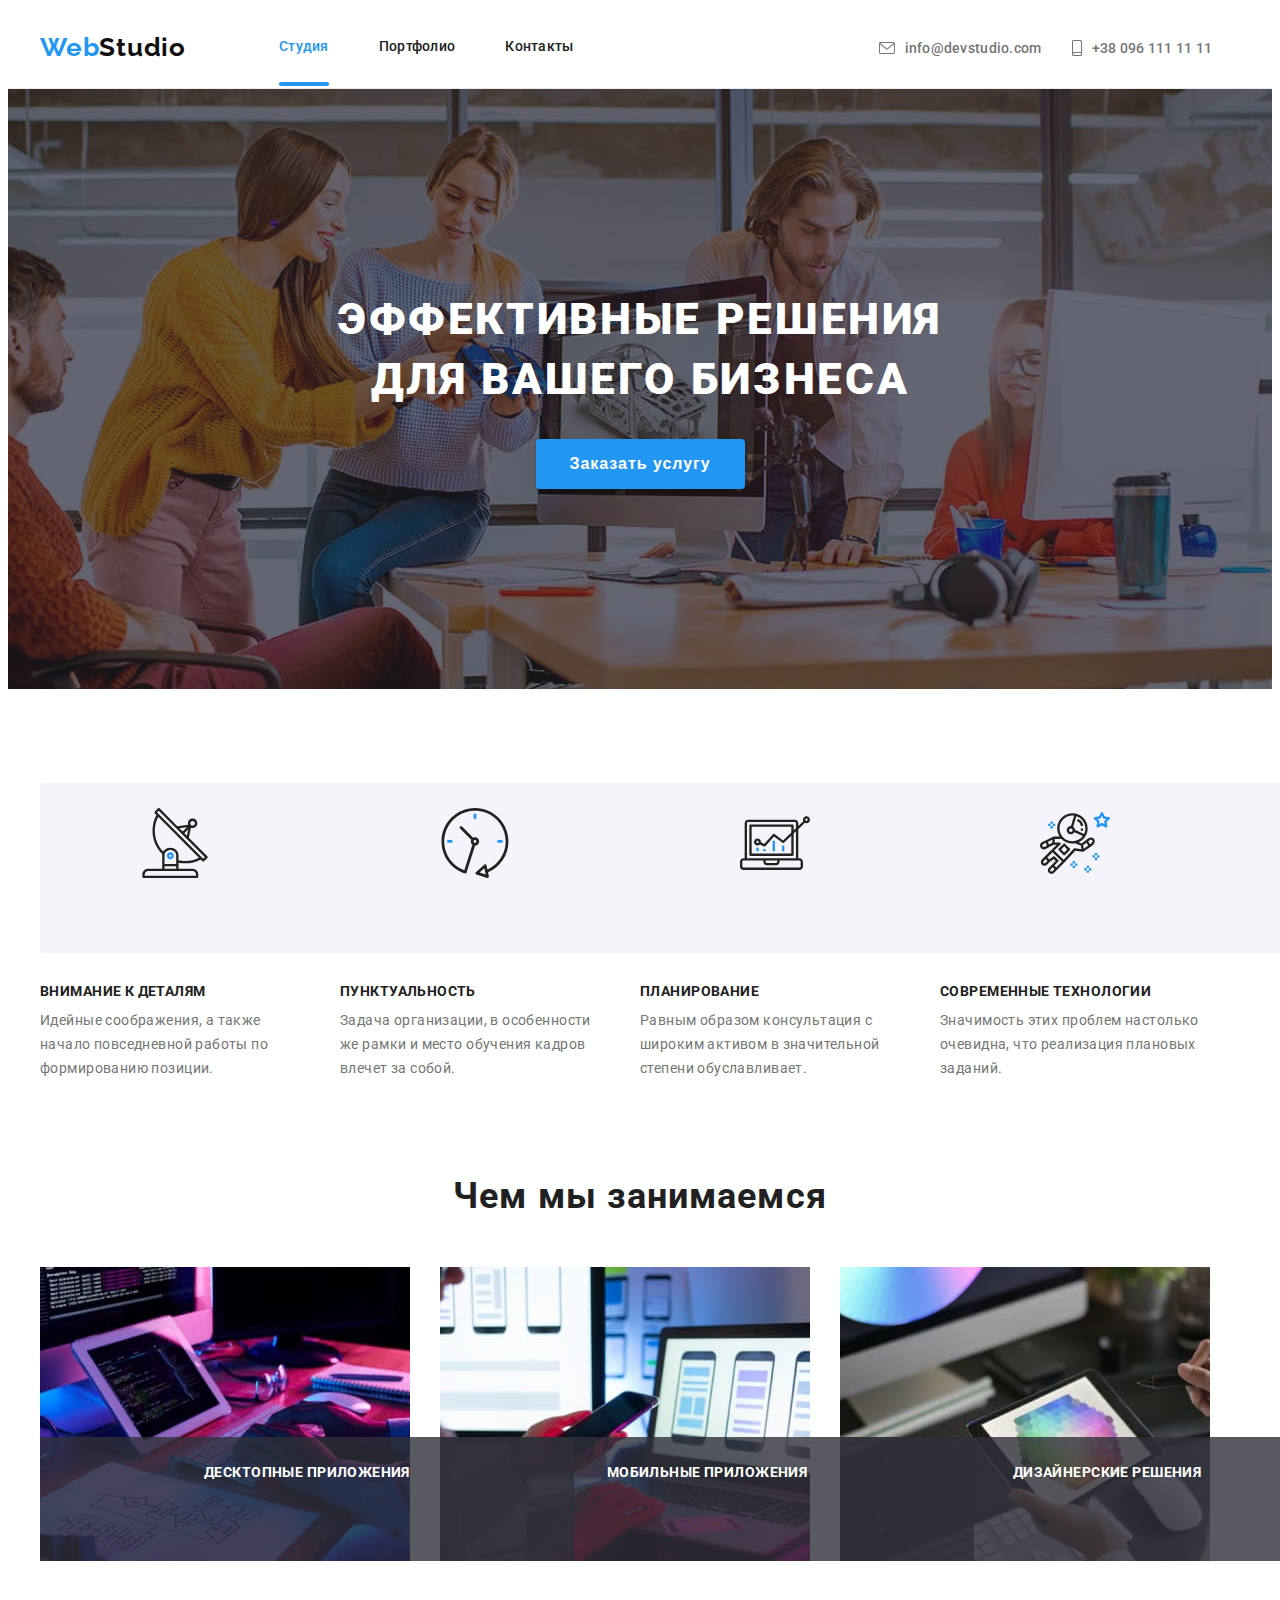
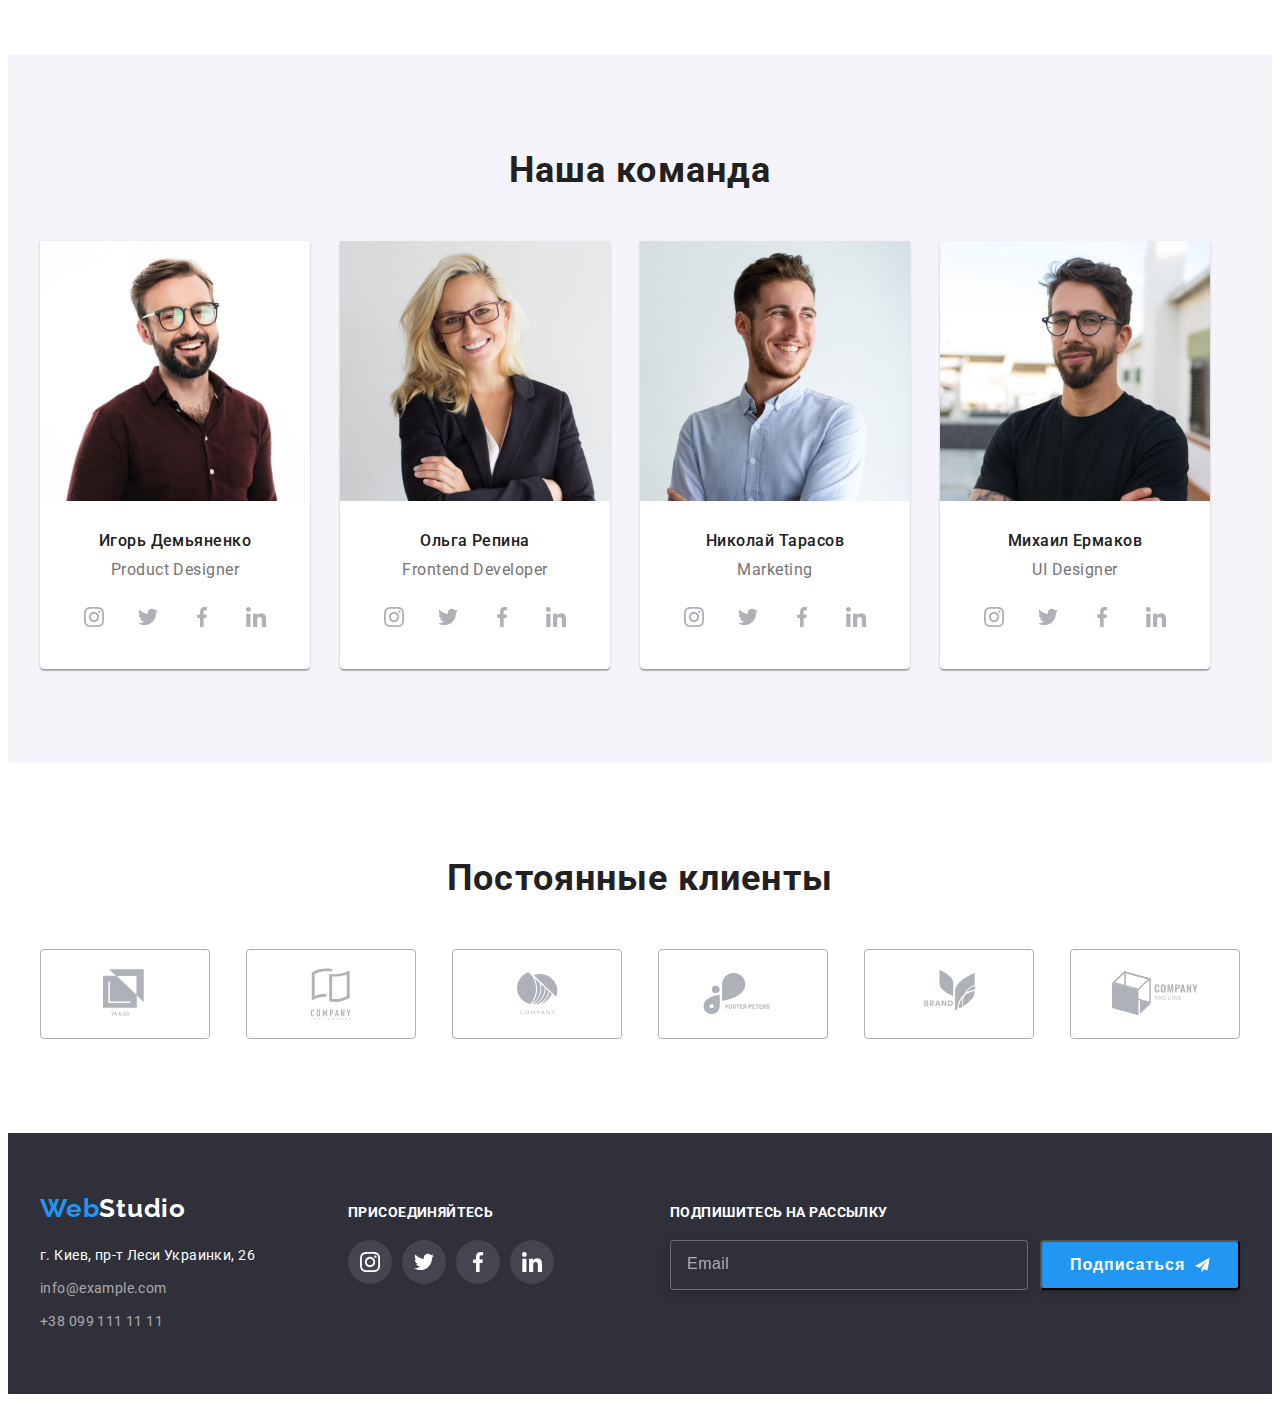
<file: index.html>
<!DOCTYPE html>
<html lang="ru">
<head>
    <meta charset="UTF-8">
    <meta name="viewport" content="width=device-width, initial-scale=1.0">
    <title>Web Studio</title>
    <link rel="stylesheet" href="https://cdnjs.cloudflare.com/ajax/libs/modern-normalize/1.0.0/modern-normalize.css"
        integrity="sha512-Zx6MlUMKSVJoQ+83OwhdILe8cSEsCzfqThJd7J/VA2UrK6Ctj85p+xzqfyuNXE5B1k25uUdmJ2OzItbBy9GHAQ=="
        crossorigin="anonymous" />
    <link rel="preconnect" href="https://fonts.gstatic.com">
    <link href="https://fonts.googleapis.com/css2?family=Raleway:wght@700&family=Roboto:wght@400;500;700;900&display=swap"
        rel="stylesheet">
    <link href="./css/styles.css" rel="stylesheet">
</head>
<body>
    <header class="header">
        <div class="container">
            <nav class="navigation">
                <a class="logo" href="./index.html"><span class="logo-web">Web</span>Studio</a>
                <ul class="navigation-list">
                    <li class="navigation-list-item">
                        <a class="navigation-list-link current" href="./index.html">Студия</a>
                    </li>
                    <li class="navigation-list-item">
                        <a class="navigation-list-link" href="./portfolio.html">Портфолио</a>
                    </li>
                    <li class="navigation-list-item">
                        <a class="navigation-list-link" href="#">Контакты</a>
                    </li>
                </ul>
            </nav>
            <address class="address">
                <ul class="address-list">
                    <li class="address-list-item">
                            <a class="address-list-link letter-link" href="mailto:info@devstudio.com">
                                    <svg class="header-icon letter">
                                        <use href="./images/sprite.svg#icon-envelope"></use>
                                    </svg>
                                    <span>info@devstudio.com</span>
                            </a>
                    </li>
                    <li class="address-list-item">
                        <a class="address-list-link" href="tel:+380961111111">
                                <svg class="header-icon phone">
                                    <use href="./images/sprite.svg#icon-smartphone"></use>
                                </svg>
                                <span>+38 096 111 11 11</span>
                        </a>
                    </li>
                </ul>
            </address>
        </div>
    </header>
    <main>
        <!--HERO-->
        <section class="hero">
                <h1 class="hero-name">Эффективные решения для вашего бизнеса</h1>
                <button class="hero-button button" type="button" data-modal-open>Заказать услугу</button>
        </section>
        <!--FEATURES-->
        <section class="features-section">
            <div class="container">
                <!--<h2>Наши особенности</h2>-->
                <ul class="features-list">
                    <li class="features-list-item">
                        <div class="features-list-icon-container">
                            <svg class="features-list-icon">
                                <use href="./images/sprite.svg#icon-antenna" width="70" height="70"></use>
                            </svg>
                        </div>
                        <h3 class="features-list-item-name">Внимание к деталям</h3>
                        <p class="features-list-item-description">Идейные соображения, а также начало повседневной работы по
                            формированию позиции.</p>
                    </li>
                    <li class="features-list-item">
                        <div class="features-list-icon-container">
                            <svg class="features-list-icon">
                                <use href="./images/sprite.svg#icon-clock" width="70" height="70"></use>
                            </svg>
                        </div>
                        <h3 class="features-list-item-name">Пунктуальность</h3>
                        <p class="features-list-item-description">Задача организации, в особенности же рамки и место обучения кадров
                            влечет за собой.</p>
                    </li>
                    <li class="features-list-item">
                        <div class="features-list-icon-container">
                            <svg class="features-list-icon">
                                <use href="./images/sprite.svg#icon-diagram" width="70" height="70"></use>
                            </svg>
                        </div>
                        <h3 class="features-list-item-name">Планирование</h3>
                        <p class="features-list-item-description">Равным образом консультация с широким активом в значительной степени
                            обуславливает.</p>
                    </li>
                    <li class="features-list-item">
                        <div class="features-list-icon-container">
                            <svg class="features-list-icon">
                                <use href="./images/sprite.svg#icon-astronaut" width="70" height="70"></use>
                            </svg>
                        </div>
                        <h3 class="features-list-item-name">Современные технологии</h3>
                        <p class="features-list-item-description">Значимость этих проблем настолько очевидна, что реализация плановых
                            заданий.</p>
                    </li>
                </ul>
            </div>
        </section>
        <section class="section">
            <div class="container">
                <!--WHAT WE DO-->
                <h2 class="whatwedo-title">Чем мы занимаемся</h2>
                <ul class="whatwedo-list">
                    <li class="whatwedo-list-item">
                        <img class="whatwedo-list-img" src="./images/studio/ourworks/codding.jpg" alt="программист пишет код"
                            width="370" height="294">
                        <p class="whatwedo-list-img-description">Десктопные приложения</p>
                    </li>
                    <li class="whatwedo-list-item">
                        <img class="whatwedo-list-img" src="./images/studio/ourworks/testing.jpg" alt="тестировщик проверяет продукт"
                            width="370" height="294">
                        <p class="whatwedo-list-img-description">Мобильные приложения</p>
                    </li>
                    <li class="whatwedo-list-item">
                        <img class="whatwedo-list-img" src="./images/studio/ourworks/design.jpg" alt="дизайнер выбирает цвет"
                            width="370" height="294">
                        <p class="whatwedo-list-img-description">Дизайнерские решения</p>
                    </li>
                </ul>
            </div>
        </section>
        <section class="section our-team-section">
            <div class="container">
                <!--OUR TEAM-->
                <h2 class="ourteam-title">Наша команда</h2>
                <ul class="ourteam-list">
                    <li class="ourteam-list-item">
                        <img class="ourteam-list-img" src="./images/studio/team/productdesigner.jpg" alt="Дизайнер продукта" width="270"
                            height="260">
                            <div class="team-description">
                                <h3 class="ourteam-list-name">Игорь Демьяненко</h3>
                                <p class="ourteam-list-name-description" lang="en">Product Designer</p>
                                <ul class="ourteam-social-links-list">
                                    <li class="ourteam-social-links-item">
                                        <a class="ourteam-social-links-link" href="#">
                                            <svg class="ourteam-social-links-icon">
                                                <use href="./images/sprite.svg#icon-instagram-1"></use>
                                            </svg>
                                        </a>
                                    </li>
                                    <li class="ourteam-social-links-item">
                                        <a class="ourteam-social-links-link" href="#">
                                            <svg class="ourteam-social-links-icon">
                                                <use href="./images/sprite.svg#icon-twitter-1"></use>
                                            </svg>
                                        </a>
                                    </li>
                                    <li class="ourteam-social-links-item">
                                        <a class="ourteam-social-links-link" href="#">
                                            <svg class="ourteam-social-links-icon">
                                                <use href="./images/sprite.svg#icon-facebook-1"></use>
                                            </svg>
                                        </a>
                                    </li>
                                    <li class="ourteam-social-links-item">
                                        <a class="ourteam-social-links-link" href="#">
                                            <svg class="ourteam-social-links-icon">
                                                <use href="./images/sprite.svg#icon-linkedin-1"></use>
                                            </svg>
                                        </a>
                                    </li>
                                </ul>
                            </div>
                    </li>
                    <li class="ourteam-list-item">
                        <img class="ourteam-list-img" src="./images/studio/team/developer.jpg" alt="Программист" width="270"
                            height="260">
                            <div class="team-description">
                                <h3 class="ourteam-list-name">Ольга Репина</h3>
                                <p class="ourteam-list-name-description" lang="en">Frontend Developer</p>
                                <ul class="ourteam-social-links-list">
                                    <li class="ourteam-social-links-item">
                                        <a class="ourteam-social-links-link" href="#">
                                            <svg class="ourteam-social-links-icon">
                                                <use href="./images/sprite.svg#icon-instagram-1"></use>
                                            </svg>
                                        </a>
                                    </li>
                                    <li class="ourteam-social-links-item">
                                        <a class="ourteam-social-links-link" href="#">
                                            <svg class="ourteam-social-links-icon">
                                                <use href="./images/sprite.svg#icon-twitter-1"></use>
                                            </svg>
                                        </a>
                                    </li>
                                    <li class="ourteam-social-links-item">
                                        <a class="ourteam-social-links-link" href="#">
                                            <svg class="ourteam-social-links-icon">
                                                <use href="./images/sprite.svg#icon-facebook-1"></use>
                                            </svg>
                                        </a>
                                    </li>
                                    <li class="ourteam-social-links-item">
                                        <a class="ourteam-social-links-link" href="#">
                                            <svg class="ourteam-social-links-icon">
                                                <use href="./images/sprite.svg#icon-linkedin-1"></use>
                                            </svg>
                                        </a>
                                    </li>
                                </ul>
                            </div>
                    
                    </li>
                    <li class="ourteam-list-item">
                        <img class="ourteam-list-img" src="./images/studio/team/marketing.jpg" alt="Маркетолог" width="270"
                            height="260">
                            <div class="team-description">
                                <h3 class="ourteam-list-name">Николай Тарасов</h3>
                                <p class="ourteam-list-name-description" lang="en">Marketing</p>
                                <ul class="ourteam-social-links-list">
                                    <li class="ourteam-social-links-item">
                                        <a class="ourteam-social-links-link" href="#">
                                            <svg class="ourteam-social-links-icon">
                                                <use href="./images/sprite.svg#icon-instagram-1"></use>
                                            </svg>
                                        </a>
                                    </li>
                                    <li class="ourteam-social-links-item">
                                        <a class="ourteam-social-links-link" href="#">
                                            <svg class="ourteam-social-links-icon">
                                                <use href="./images/sprite.svg#icon-twitter-1"></use>
                                            </svg>
                                        </a>
                                    </li>
                                    <li class="ourteam-social-links-item">
                                        <a class="ourteam-social-links-link" href="#">
                                            <svg class="ourteam-social-links-icon">
                                                <use href="./images/sprite.svg#icon-facebook-1"></use>
                                            </svg>
                                        </a>
                                    </li>
                                    <li class="ourteam-social-links-item">
                                        <a class="ourteam-social-links-link" href="#">
                                            <svg class="ourteam-social-links-icon">
                                                <use href="./images/sprite.svg#icon-linkedin-1"></use>
                                            </svg>
                                        </a>
                                    </li>
                                </ul>
                            </div>
                    </li>
                    <li class="ourteam-list-item">
                        <img class="ourteam-list-img" src="./images/studio/team/uidesigner.jpg" alt="Веб-дизайнер" width="270"
                            height="260">
                            <div class="team-description">
                                <h3 class="ourteam-list-name">Михаил Ермаков</h3>
                                <p class="ourteam-list-name-description" lang="en">UI Designer</p>
                                <ul class="ourteam-social-links-list">
                                    <li class="ourteam-social-links-item">
                                        <a class="ourteam-social-links-link" href="#">
                                            <svg class="ourteam-social-links-icon">
                                                <use href="./images/sprite.svg#icon-instagram-1"></use>
                                            </svg>
                                        </a>
                                    </li>
                                    <li class="ourteam-social-links-item">
                                        <a class="ourteam-social-links-link" href="#">
                                            <svg class="ourteam-social-links-icon">
                                                <use href="./images/sprite.svg#icon-twitter-1"></use>
                                            </svg>
                                        </a>
                                    </li>
                                    <li class="ourteam-social-links-item">
                                        <a class="ourteam-social-links-link" href="#">
                                            <svg class="ourteam-social-links-icon">
                                                <use href="./images/sprite.svg#icon-facebook-1"></use>
                                            </svg>
                                        </a>
                                    </li>
                                    <li class="ourteam-social-links-item">
                                        <a class="ourteam-social-links-link" href="#">
                                            <svg class="ourteam-social-links-icon">
                                                <use href="./images/sprite.svg#icon-linkedin-1"></use>
                                            </svg>
                                        </a>
                                    </li>
                                </ul>
                            </div>
                    </li>
                </ul>
            </div>
        </section>
        <section class="section">
            <div class="container">
                <!--OUR CLIENTS-->
                <h2 class="our-clients-title">Постоянные клиенты</h2>
                <ul class="our-clients-list">
                    <li class="our-clients-list-item">
                        <a class="our-clients-list-link" href="#">
                            <svg class="our-clients-link-icon logo-1">
                                <use href="./images/sprite.svg#icon-logo-1"></use>
                            </svg>
                        </a>
                    </li>
                    <li class="our-clients-list-item">
                        <a class="our-clients-list-link" href="#">
                            <svg class="our-clients-link-icon logo-2">
                                <use href="./images/sprite.svg#icon-logo-2"></use>
                            </svg>
                        </a>
                    </li>
                    <li class="our-clients-list-item">
                        <a class="our-clients-list-link" href="#">
                            <svg class="our-clients-link-icon logo-3">
                                <use href="./images/sprite.svg#icon-logo-3"></use>
                            </svg>
                        </a>
                    </li>
                    <li class="our-clients-list-item">
                        <a class="our-clients-list-link" href="#">
                            <svg class="our-clients-link-icon logo-4">
                                <use href="./images/sprite.svg#icon-logo-4"></use>
                            </svg>
                        </a>
                    </li>
                    <li class="our-clients-list-item">
                        <a class="our-clients-list-link" href="#">
                            <svg class="our-clients-link-icon logo-5">
                                <use href="./images/sprite.svg#icon-logo-5"></use>
                            </svg>
                        </a>
                    </li>
                    <li class="our-clients-list-item">
                        <a class="our-clients-list-link" href="#">
                            <svg class="our-clients-link-icon logo-6">
                                <use href="./images/sprite.svg#icon-logo-6"></use>
                            </svg>
                        </a>
                    </li>
                </ul>
            </div>
        </section>
    </main>
    <footer class="website-footer">
        <div class="container">
            <address class="contacts">
                <div class="footer-blocks">
                    <div class="logo-links">
                        <a class="logo" href="./index.html"><span class="logo-web">Web</span><span class="logo-studio">Studio</span></a>
                        <ul class="contacts-list">
                            <li class="contacts-list-item">
                                <a class="contacts-list-link street" href="https://goo.gl/maps/W54UPo8mRbskZ7QD6">г. Киев, пр-т Леси
                                    Украинки, 26</a>
                            </li>
                            <li class="contacts-list-item">
                                <a class="contacts-list-link" href="mailto:info@example.com">info@example.com</a>
                            </li>
                            <li class="contacts-list-item">
                                <a class="contacts-list-link" href="tel:+380991111111">+38 099 111 11 11</a>
                            </li>
                        </ul>
                    </div>
                    <div class="join-us">
                        <p class="join-us-title">Присоединяйтесь</p>
                        <ul class="join-list">
                            <li class="join-list-item">
                                <a class="join-list-link" href="#">
                                    <svg class="join-list-icon">
                                        <use href="./images/sprite.svg#icon-instagram-2"></use>
                                    </svg>
                                </a>
                            </li>
                            <li class="join-list-item">
                                <a class="join-list-link" href="#">
                                    <svg class="join-list-icon">
                                        <use href="./images/sprite.svg#icon-twitter-2"></use>
                                    </svg>
                                </a>
                            </li>
                            <li class="join-list-item">
                                <a class="join-list-link" href="#">
                                    <svg class="join-list-icon">
                                        <use href="./images/sprite.svg#icon-facebook-2"></use>
                                    </svg>
                                </a>
                            </li>
                            <li class="join-list-item">
                                <a class="join-list-link" href="#">
                                    <svg class="join-list-icon">
                                        <use href="./images/sprite.svg#icon-linkedin-2"></use>
                                    </svg>
                                </a>
                            </li>
                        </ul>
                    </div>
                    <div class="follow-us">
                        <p class="follow-us-title">Подпишитесь на рассылку</p>
                        <form class="follow-us-form">
                            <input type="email" name="email" placeholder="Email" required class="follow-us-input">
                            <button type="submit" class="follow-us-button">
                                <span class="follow-us-text">Подписаться</span>
                                <svg class="follow-us-icon">
                                    <use href="./images/sprite.svg#icon-send"></use>
                                </svg>
                            </button>
                        </form>
                    </div>
                </div>
               
            </address>
        </div>
    </footer>


    <div class="backdrop is-hidden" data-modal>
        <div class="modal">
            <button type="button" class="close-button" data-modal-close>
                <svg class="modal-icon" width="18" height="18">
                    <use href="./images/sprite.svg#icon-close"></use>
                </svg>
            </button>
            <div class="modal-text">
                <p class="we-call-you">Оставьте свои данные, мы вам перезвоним</p>
                <form class="order-service-form">
                        <label class="order-service-label name">
                            Имя
                            <span class="input-wrapper">
                                <input type="text" name="name" class="order-service-input">
                                <svg class="field-icon">
                                    <use href="./images/sprite.svg#icon-email"></use>
                                </svg>
                            </span>
                        </label>
                        <label class="order-service-label telephone">
                            Телефон
                            <span class="input-wrapper">
                                <input type="tel" name="tel" class="order-service-input">
                                <svg class="field-icon">
                                    <use href="./images/sprite.svg#icon-phone"></use>
                                </svg>
                            </span>
                        </label>
                        <label class="order-service-label mail">
                            Почта
                            <span class="input-wrapper">
                                <input type="email" name="email" class="order-service-input">
                                <svg class="field-icon">
                                    <use href="./images/sprite.svg#icon-person"></use>
                                </svg>
                            </span>
                        </label>
                        <label class="order-service-label">Комментарий<textarea name="comment" placeholder="Введите текст"
                                class="order-service-textarea"></textarea></label>
                    <label class="order-service-conditions">
                        <input type="checkbox" name="conditions-confirmed"
                            class="order-service-input visually-hidden">
                                <span class="check-box"></span>
                                <span class="order-service-text">Соглашаюсь с рассылкой и принимаю <a href="#" class="conditions-link">Условия
                                        договора</a></span>
                    </label>
                    <button type="submit" class="order-service-button">Отправить</button>
                </form>
            </div>
        </div>
    </div>
    <script src="./js/modal.js"></script>
</body>
</html>
</file>
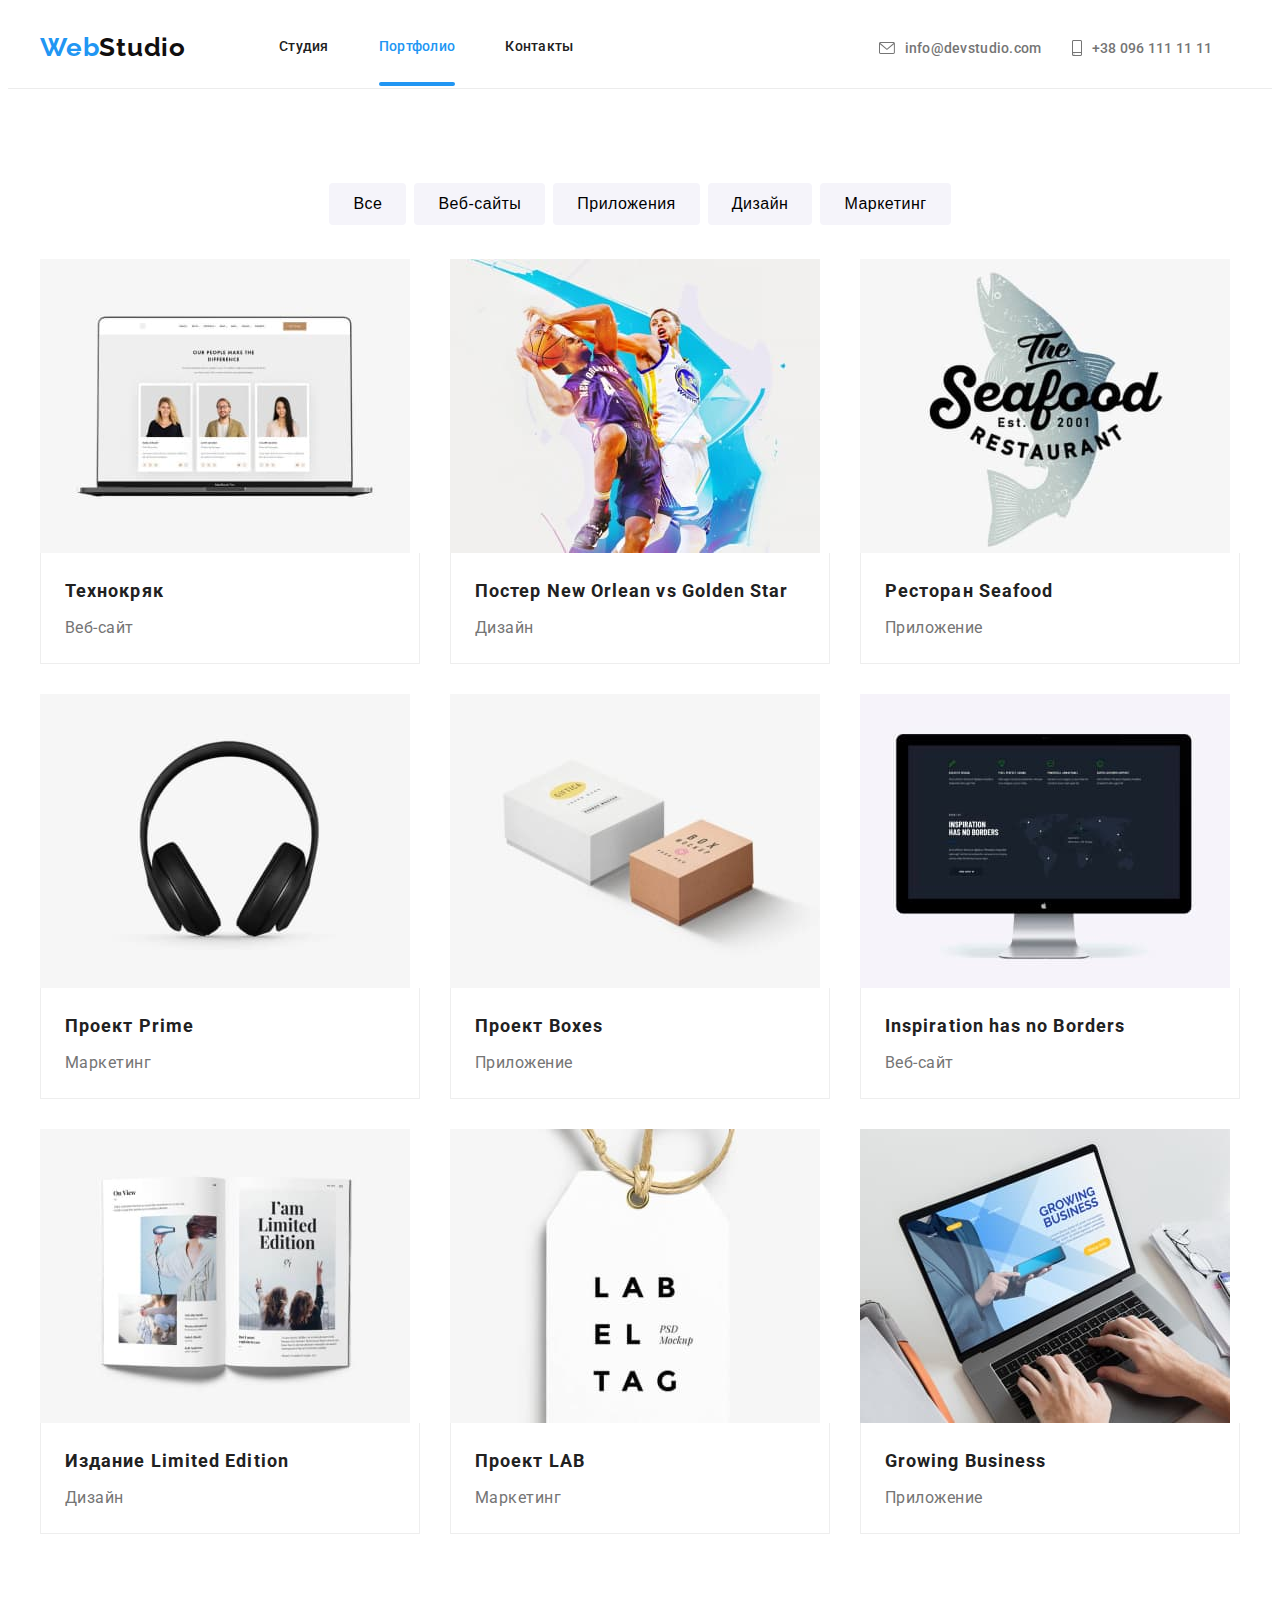
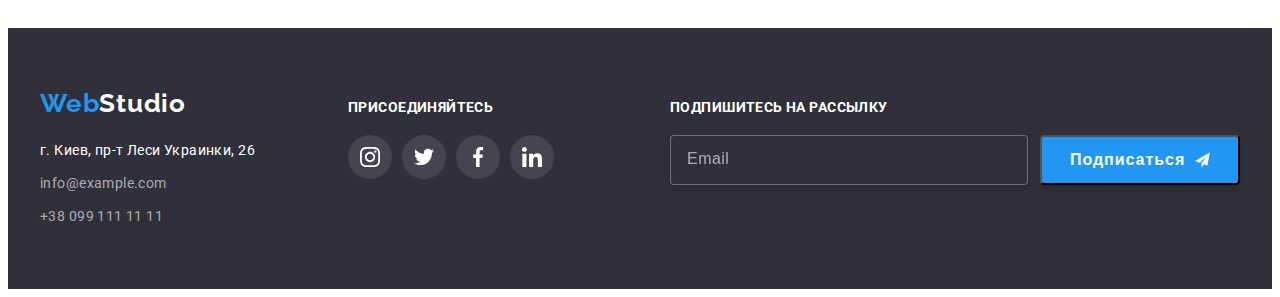
<file: portfolio.html>
<!DOCTYPE html>
<html lang="ru">
<head>
    <meta charset="UTF-8">
    <meta name="viewport" content="width=device-width, initial-scale=1.0">
    <title>Portfolio</title>
    <link rel="stylesheet" href="https://cdnjs.cloudflare.com/ajax/libs/modern-normalize/1.0.0/modern-normalize.css"
        integrity="sha512-Zx6MlUMKSVJoQ+83OwhdILe8cSEsCzfqThJd7J/VA2UrK6Ctj85p+xzqfyuNXE5B1k25uUdmJ2OzItbBy9GHAQ=="
        crossorigin="anonymous" />
    <link rel="preconnect" href="https://fonts.gstatic.com">
    <link href="https://fonts.googleapis.com/css2?family=Raleway:wght@700&family=Roboto:wght@400;500;700;900&display=swap"
        rel="stylesheet">
    <link href="./css/styles.css" rel="stylesheet">
</head>
<body>
    <header class="header">
        <div class="container">
            <nav class="navigation">
                <a class="logo" href="./index.html"><span class="logo-web">Web</span>Studio</a>
                <ul class="navigation-list">
                    <li class="navigation-list-item">
                        <a class="navigation-list-link" href="./index.html">Студия</a>
                    </li>
                    <li class="navigation-list-item">
                        <a class="navigation-list-link current" href="./portfolio.html">Портфолио</a>
                    </li>
                    <li class="navigation-list-item">
                        <a class="navigation-list-link" href="#">Контакты</a>
                    </li>
                </ul>
            </nav>
            <address class="address">
                <ul class="address-list">
                    <li class="address-list-item">
                        <a class="address-list-link letter-link" href="mailto:info@devstudio.com">
                            <svg class="header-icon letter">
                                <use href="./images/sprite.svg#icon-envelope"></use>
                            </svg>
                            <span>info@devstudio.com</span>
                        </a>
                    </li>
                    <li class="address-list-item">
                        <a class="address-list-link" href="tel:+380961111111">
                            <svg class="header-icon phone">
                                <use href="./images/sprite.svg#icon-smartphone"></use>
                            </svg>
                            <span>+38 096 111 11 11</span>
                        </a>
                    </li>
                </ul>
            </address>
        </div>
    </header>
    <main>
        <section class="section">
            <div class="container">
                <!--<h2>Наши работы</h1>-->
                <ul class="buttons-list">
                    <li class="buttons-list-item"><button class="button-text button" type="button">Все</button></li>
                    <li class="buttons-list-item"><button class="button-text button" type="button">Веб-сайты</button></li>
                    <li class="buttons-list-item"><button class="button-text button" type="button">Приложения</button></li>
                    <li class="buttons-list-item"><button class="button-text button" type="button">Дизайн</button></li>
                    <li class="buttons-list-item"><button class="button-text button" type="button">Маркетинг</button></li>
                </ul>
                <ul class="projects">
                    <li class="project-item">
                        <a class="project-item-link" href="#">
                            <div class="project-item-img-position">
                                <img class="project-item-img" src="./images/portfolio/tehnokriak-project.jpg" alt="Веб-сайт Технокряк" width="370"
                                    height="294">
                                <p class="project-overlay">Технокряк это современная площадка распространения коронавируса. Компании используют эту платформу для цифрового
                                шпионажа и атак на защищённые сервера конкурентов.</p>
                            </div>
                            <div class="project-description">
                                <h3 class="project-item-name">Технокряк</h3>
                                <p class="project-item-description">Веб-сайт</p>
                            </div>
                        </a>
                    </li>
                    <li class="project-item">
                        <a class="project-item-link" href="#">
                            <div class="project-item-img-position">
                                <img class="project-item-img" src="./images/portfolio/poster.jpg" alt="Постер с баскетболистами" width="370"
                                    height="294">
                                <p class="project-overlay">Технокряк это современная площадка распространения коронавируса. Компании используют эту
                                    платформу для цифрового шпионажа и атак на защищённые сервера конкурентов.</p>
                            </div>
                            <div class="project-description">
                                <h3 class="project-item-name">Постер New Orlean vs Golden Star</h3>
                                <p class="project-item-description">Дизайн</p>
                            </div>
                        </a>
                    </li>
                    <li class="project-item">
                        <a class="project-item-link" href="#">
                            <div class="project-item-img-position">
                                <img class="project-item-img" src="./images/portfolio/seafood-restaurant.jpg" alt="Логотип ресторана" width="370"
                                    height="294">
                                <p class="project-overlay">Технокряк это современная площадка распространения коронавируса. Компании используют эту
                                    платформу для цифрового шпионажа и атак на защищённые сервера конкурентов.</p>
                            </div>
                            <div class="project-description">
                                <h3 class="project-item-name">Ресторан Seafood</h3>
                                <p class="project-item-description">Приложение</p>
                            </div>
                        </a>
                    </li>
                    <li class="project-item">
                        <a class="project-item-link" href="#">
                            <div class="project-item-img-position">
                                <img class="project-item-img" src="./images/portfolio/prime-project.jpg" alt="Наушники" width="370" height="294">
                                <p class="project-overlay">Технокряк это современная площадка распространения коронавируса. Компании используют эту
                                    платформу для цифрового шпионажа и атак на защищённые сервера конкурентов.</p>
                            </div>
                            <div class="project-description">
                                <h3 class="project-item-name">Проект Prime</h3>
                                <p class="project-item-description">Маркетинг</p>
                            </div>
                        </a>
                    </li>
                    <li class="project-item">
                        <a class="project-item-link" href="#">
                            <div class="project-item-img-position">
                                <img class="project-item-img" src="./images/portfolio/boxes-project.jpg" alt="Белая и коричневая коробки" width="370"
                                    height="294">
                                <p class="project-overlay">Технокряк это современная площадка распространения коронавируса. Компании используют эту
                                    платформу для цифрового шпионажа и атак на защищённые сервера конкурентов.</p>
                            </div>
                            <div class="project-description">
                                <h3 class="project-item-name">Проект Boxes</h3>
                                <p class="project-item-description">Приложение</p>
                            </div>
                        </a>
                    </li>
                    <li class="project-item">
                        <a class="project-item-link" href="#">
                            <div class="project-item-img-position">
                                <img class="project-item-img" src="./images/portfolio/inspiration-has-noborders.jpg" alt="Вебсайт на чёрном фоне"
                                    width="370" height="294">
                                <p class="project-overlay">Технокряк это современная площадка распространения коронавируса. Компании используют эту платформу для цифрового шпионажа и атак на защищённые сервера конкурентов.</p>
                            </div>
                            <div class="project-description">
                                <h3 class="project-item-name">Inspiration has no Borders</h3>
                                <p class="project-item-description">Веб-сайт</p>
                            </div>
                        </a>
                    </li>
                    <li class="project-item">
                        <a class="project-item-link" href="#">
                            <div class="project-item-img-position">
                                <img class="project-item-img" src="./images/portfolio/limited-edition.jpg" alt="Открытая книга" width="370"
                                    height="294">
                                <p class="project-overlay">Технокряк это современная площадка распространения коронавируса. Компании используют эту
                                    платформу для цифрового шпионажа и атак на защищённые сервера конкурентов.</p>
                            </div>
                            <div class="project-description">
                                <h3 class="project-item-name">Издание Limited Edition</h3>
                                <p class="project-item-description">Дизайн</p>
                            </div>
                        </a>
                    </li>
                    <li class="project-item">
                        <a class="project-item-link" href="#">
                            <div class="project-item-img-position">
                                <img class="project-item-img" src="./images/portfolio/lab-project.jpg" alt="Этикетка LabelTag" width="370" height="294">
                                <p class="project-overlay">Технокряк это современная площадка распространения коронавируса. Компании используют эту
                                    платформу для цифрового шпионажа и атак на защищённые сервера конкурентов.</p>
                            </div>
                            <div class="project-description">
                                <h3 class="project-item-name">Проект LAB</h3>
                                <p class="project-item-description">Маркетинг</p>
                            </div>
                        </a>
                    </li>
                    <li class="project-item">
                        <a class="project-item-link" href="#">
                            <div class="project-item-img-position">
                                <img class="project-item-img" src="./images/portfolio/growing-business.jpg" alt="Приложение на голубом фоне" width="370"
                                    height="294">
                                <p class="project-overlay">Технокряк это современная площадка распространения коронавируса. Компании используют эту
                                    платформу для цифрового шпионажа и атак на защищённые сервера конкурентов.</p>
                            </div>
                            <div class="project-description">
                                <h3 class="project-item-name">Growing Business</h3>
                                <p class="project-item-description">Приложение</p>
                            </div>
                        </a>
                    </li>
                </ul>
            </div>
        </section>
    </main>
    <footer class="website-footer">
        <div class="container">
            <address class="contacts">
                <div class="footer-blocks">
                    <div class="logo-links">
                        <a class="logo" href="./index.html"><span class="logo-web">Web</span><span
                                class="logo-studio">Studio</span></a>
                        <ul class="contacts-list">
                            <li class="contacts-list-item">
                                <a class="contacts-list-link street" href="https://goo.gl/maps/W54UPo8mRbskZ7QD6">г. Киев,
                                    пр-т Леси
                                    Украинки, 26</a>
                            </li>
                            <li class="contacts-list-item">
                                <a class="contacts-list-link" href="mailto:info@example.com">info@example.com</a>
                            </li>
                            <li class="contacts-list-item">
                                <a class="contacts-list-link" href="tel:+380991111111">+38 099 111 11 11</a>
                            </li>
                        </ul>
                    </div>
                    <div class="join-us">
                        <p class="join-us-title">Присоединяйтесь</p>
                        <ul class="join-list">
                            <li class="join-list-item">
                                <a class="join-list-link" href="#">
                                    <svg class="join-list-icon">
                                        <use href="./images/sprite.svg#icon-instagram-2"></use>
                                    </svg>
                                </a>
                            </li>
                            <li class="join-list-item">
                                <a class="join-list-link" href="#">
                                    <svg class="join-list-icon">
                                        <use href="./images/sprite.svg#icon-twitter-2"></use>
                                    </svg>
                                </a>
                            </li>
                            <li class="join-list-item">
                                <a class="join-list-link" href="#">
                                    <svg class="join-list-icon">
                                        <use href="./images/sprite.svg#icon-facebook-2"></use>
                                    </svg>
                                </a>
                            </li>
                            <li class="join-list-item">
                                <a class="join-list-link" href="#">
                                    <svg class="join-list-icon">
                                        <use href="./images/sprite.svg#icon-linkedin-2"></use>
                                    </svg>
                                </a>
                            </li>
                        </ul>
                    </div>
                    <div class="follow-us">
                        <p class="follow-us-title">Подпишитесь на рассылку</p>
                        <form class="follow-us-form">
                            <input type="email" name="email" placeholder="Email" required class="follow-us-input">
                            <button type="submit" class="follow-us-button">
                                <span class="follow-us-text">Подписаться</span>
                                <svg class="follow-us-icon">
                                    <use href="./images/sprite.svg#icon-send"></use>
                                </svg>
                            </button>
                        </form>
                    </div>
                </div>
    
            </address>
        </div>
    </footer>

</body>
</html>
</file>
<file: css/styles.css>
:root {
  --main-color: #212121;
  --accent-color: #2196f3;
  --description-color: #757575;
  --hero-color: #c4c4c4;
  --gray-color: #f5f4fa;
  --icon-color: #afb1b8;
}

body {
  font-family: "Roboto", sans-serif;
  color: var(--main-color);
}

.visually-hidden {
  position: absolute;
  width: 1px;
  height: 1px;
  margin: -1px;
  border: 0;
  padding: 0;
  clip: rect(0 0 0 0);
  overflow: hidden;
}

h1,
h2,
h3,
h4,
h5,
h6,
p {
  margin: 0;
}

.img {
  display: block;
}

.button {
  display: inline-block;
  border-color: transparent;
}

ul {
  margin: 0;
  padding: 0;
}

.section {
  padding: 94px 0;
}

.container {
  width: 1200px;
  padding: 0 15px;
  margin: 0 auto;
}

.button {
  cursor: pointer;
  display: inline-block;
}

.navigation-list-item,
.address-list-item,
.contacts-list-item,
.features-list-item,
.whatwedo-list-item,
.ourteam-list-item,
.buttons-list-item,
.project-item {
  list-style-type: none;
}

/*=====================HEADER====================*/
.header {
  border-bottom: 1px solid #ececec;
}

.header .container {
  display: flex;
  align-items: center;
}

.container .navigation {
  display: flex;
  align-items: center;
}

.navigation-list {
  display: flex;
}

.address-list {
  display: flex;
}

.logo {
  font-family: "Raleway", sans-serif;
  font-style: normal;
  font-weight: 700;
  font-size: 26px;
  line-height: 1.192;
  letter-spacing: 0.03em;
  text-decoration: none;
  color: rgb(17, 15, 15);
  transition: color 250ms cubic-bezier(0.4, 0, 0.2, 1);
}

.header .logo {
  margin-right: 93px;
  padding-bottom: 25px;
  padding-top: 24px;
}

.logo-web {
  color: var(--accent-color);
}

.navigation-list-item:not(:last-child) {
  margin-right: 50px;
}

.navigation-list-link {
  font-weight: 500;
  font-size: 14px;
  line-height: 1.143;
  letter-spacing: 0.02em;
  text-decoration: none;

  color: var(--main-color);

  transition: color 250ms cubic-bezier(0.4, 0, 0.2, 1);
}

.address-list-item:not(:last-child) {
  margin-right: 30px;
}

.letter-link {
  margin-left: 305px;
}

.address-list-link {
  display: block;

  font-weight: 500;
  font-size: 14px;
  line-height: 1.143;
  letter-spacing: 0.02em;
  text-decoration: none;
  font-style: normal;

  color: var(--description-color);
  transition: color 250ms cubic-bezier(0.4, 0, 0.2, 1);
}

.address-list-link:hover .header-icon,
.address-list-link:focus .header-icon {
  fill: var(--accent-color);
}

.address-list-link {
  display: flex;
  align-items: center;
  justify-content: center;
}

.header-icon {
  margin-right: 10px;
  fill: var(--description-color);
}

.header-icon.letter {
  width: 16px;
  height: 12px;
}

.header-icon.phone {
  width: 10px;
  height: 16px;
}

.logo:focus,
.navigation-list-link:hover,
.navigation-list-link:focus,
.address-list-link:hover,
.address-list-link:focus {
  color: var(--accent-color);
}

.current {
  color: var(--accent-color);
}

.current::after {
  content: "";
  display: block;
  bottom: -27px;
  width: 100%;
  height: 4px;
  background-color: var(--accent-color);
  border-radius: 2px;
  position: relative;
}

/*====================MAIN PAGE====================*/
/*===========HERO=========*/
.hero-name {
  max-width: 696px;
  margin-bottom: 30px;
  margin-left: auto;
  margin-right: auto;
  text-align: center;

  font-weight: 900;
  font-size: 44px;
  line-height: 1.364;
  letter-spacing: 0.06em;
  text-transform: uppercase;

  color: #fff;
}

.hero {
  padding: 200px 0;

  background-color: var(--hero-color);
  background-image: linear-gradient(
      rgba(47, 48, 58, 0.4),
      rgba(47, 48, 58, 0.4)
    ),
    url("../images/hero/hero-img.jpg");
  background-repeat: no-repeat;
  background-size: cover;
  background-position: center;
}

.hero-button {
  min-weight: 200px;
  height: 50px;
  padding: 10px 32px;

  font-weight: 700;
  font-size: 16px;
  line-height: 1.875;
  display: flex;
  align-items: center;
  letter-spacing: 0.06em;
  color: #fff;
  margin: 0 auto;

  background: var(--accent-color);
  box-shadow: 0px 4px 4px rgba(0, 0, 0, 0.15);
  border-radius: 4px;
}

.hero-button:hover,
.hero-button:focus {
  background-color: var(--accent-color);
}

/*===========FEATURES=========*/

.features-section {
  padding-top: 94px;
}

.features-list {
  display: flex;
}

.features-list-item {
  width: 270px;
}

.features-list-item:not(:last-child) {
  margin-right: 30px;
}

.features-list-icon-container {
  display: flex;
  background: var(--gray-color);
  border-radius: 4px;
  width: 270px;
  height: 120px;
  margin-bottom: 30px;
  padding: 25px 100px;
}

.features-list-item-name {
  margin-bottom: 10px;

  font-weight: 700;
  font-size: 14px;
  line-height: 1.143;
  letter-spacing: 0.03em;
  text-transform: uppercase;
}

.features-list-item-description {
  font-weight: 400;
  font-size: 14px;
  line-height: 1.714;
  letter-spacing: 0.03em;
  color: var(--description-color);
}

/*===========WHAT WE DO=========*/

.whatwedo-title {
  margin-bottom: 50px;
}

.whatwedo-list {
  display: flex;
  position: relative;
}
.whatwedo-list-img {
  width: 370px;
  height: 294px;
  display: block;
}

.whatwedo-list-img-description {
  position: absolute;
  bottom: 0;
  width: 370px;
  height: 70px;
  padding: 27px 82px;
  font-weight: bold;
  font-size: 14px;
  line-height: 1.143;
  text-align: center;
  letter-spacing: 0.03em;
  text-transform: uppercase;
  color: #ffffff;
  background-color: rgba(47, 48, 58, 0.8);
}

.whatwedo-list-item:not(:last-child) {
  margin-right: 30px;
}

.whatwedo-title,
.ourteam-title,
.our-clients-title {
  font-weight: 700;
  font-size: 36px;
  line-height: 1.167;
  text-align: center;
  letter-spacing: 0.03em;
}

/*===========OUR TEAM=========*/

.our-team-section {
  background-color: var(--gray-color);
}

.ourteam-title {
  margin-bottom: 50px;
}

.ourteam-list {
  display: flex;
}

.ourteam-list-img {
  width: 270px;
  height: 260px;
  display: block;
}

.team-description {
  padding: 30px 32px;
}

.ourteam-list-item {
  width: 270px;
  height: 428px;

  background: #ffffff;
  box-shadow: 0px 1px 3px rgba(0, 0, 0, 0.12), 0px 1px 1px rgba(0, 0, 0, 0.14),
    0px 2px 1px rgba(0, 0, 0, 0.2);
  border-radius: 0px 0px 4px 4px;
}

.ourteam-list-item:not(:last-child) {
  margin-right: 30px;
}

.ourteam-list-name {
  margin-bottom: 10px;

  font-weight: 500;
  font-size: 16px;
  line-height: 1.188;
  text-align: center;
  letter-spacing: 0.03em;
}

.ourteam-list-name-description {
  font-weight: 400;
  font-size: 16px;
  line-height: 1.188;
  text-align: center;
  letter-spacing: 0.03em;
  color: var(--description-color);
  margin-bottom: 16px;
}

.ourteam-social-links-list {
  display: flex;
  justify-content: space-between;
  margin: 0;
  padding: 0;
  list-style-type: none;
}

.ourteam-social-links-link {
  display: flex;
  justify-content: center;
  align-items: center;
  border-radius: 50%;
  width: 44px;
  height: 44px;
  transition: background-color 250ms cubic-bezier(0.4, 0, 0.2, 1);
}

.ourteam-social-links-icon {
  width: 20px;
  height: 20px;
  fill: var(--icon-color);
  transition: fill 250ms cubic-bezier(0.4, 0, 0.2, 1);
}

.ourteam-social-links-link:hover,
.ourteam-social-links-link:focus {
  background-color: var(--accent-color);
}

.ourteam-social-links-link:hover .ourteam-social-links-icon,
.ourteam-social-links-link:focus .ourteam-social-links-icon {
  fill: #fff;
}

/*===========OUR CLIENTS=========*/
.our-clients-title {
  margin-bottom: 50px;
}

.our-clients-list {
  margin: 0;
  padding: 0;
  list-style-type: none;
}

.our-clients-list {
  display: flex;
  justify-content: space-between;
}

.our-clients-list-link {
  display: flex;
  justify-content: center;
  align-items: center;
  padding: 19px 41px;
  width: 170px;
  height: 90px;
  border: 1px solid var(--icon-color);
  box-sizing: border-box;
  border-radius: 4px;
  transition: border-color 250ms cubic-bezier(0.4, 0, 0.2, 1);
}

.our-clients-link-icon {
  fill: var(--icon-color);
  transition: fill 250ms cubic-bezier(0.4, 0, 0.2, 1);
}

.our-clients-list-link:hover,
.our-clients-list-link:focus {
  border-color: var(--accent-color);
}

.our-clients-list-link:hover .our-clients-link-icon,
.our-clients-list-link:focus .our-clients-link-icon {
  fill: var(--accent-color);
}

.logo-1 {
  width: 45px;
  height: 50px;
}

.logo-2 {
  width: 40px;
  height: 52px;
}

.logo-3 {
  width: 41px;
  height: 43px;
}

.logo-4 {
  width: 80px;
  height: 42px;
}

.logo-5 {
  width: 59px;
  height: 47px;
}

.logo-6 {
  width: 89px;
  height: 45px;
}

/*=====================PORTFOLIO PAGE===================*/
.buttons-list {
  display: flex;
  justify-content: center;
  margin-bottom: 34px;
}

.buttons-list-item:not(:last-child) {
  margin-right: 8px;
}

.button-text {
  padding: 6px 22px;
  min-width: 73px;
  font-weight: 500;
  font-size: 16px;
  line-height: 1.625;
  text-align: center;
  letter-spacing: 0.03em;

  background: var(--gray-color);
  border-radius: 4px;

  transition: all 250ms cubic-bezier(0.4, 0, 0.2, 1);
}

.button-text:hover,
.button-text:focus {
  background-color: var(--accent-color);
  color: #fff;
  box-shadow: 0px 3px 1px rgba(0, 0, 0, 0.1), 0px 1px 2px rgba(0, 0, 0, 0.08),
    0px 2px 2px rgba(0, 0, 0, 0.12);
  border-radius: 4px;
}

.projects {
  padding: 0;
  margin: 0;
  list-style: none;
  display: flex;
  flex-wrap: wrap;

  margin-left: -30px;
  margin-top: -30px;
}

.project-item {
  flex-basis: calc(100% / 3 - 30px);

  margin-left: 30px;
  margin-top: 30px;
  transition: box-shadow 250ms cubic-bezier(0.4, 0, 0.2, 1);
}

.project-item:hover,
.project-item:focus {
  box-shadow: 0px 1px 1px rgba(0, 0, 0, 0.12), 0px 4px 4px rgba(0, 0, 0, 0.06),
    1px 4px 6px rgba(0, 0, 0, 0.16);
}

.project-item-link {
  text-decoration: none;
}

.project-item-img-position {
  position: relative;
  overflow: hidden;
}

.project-item-img {
  display: block;
  width: 370px;
  height: 294px;
}

.project-overlay {
  position: absolute;
  top: 0;
  left: 0;
  width: 100%;
  height: 100%;
  padding: 63px 24px;
  font-size: 18px;
  line-height: 1.556;
  letter-spacing: 0.03em;
  color: #fff;
  background-color: rgba(33, 150, 243, 0.9);

  transform: translateY(100%);
  transition: 250ms cubic-bezier(0.4, 0, 0.2, 1);
}

.project-item:hover .project-overlay {
  transform: translateY(0%);
}

.project-description {
  max-width: 370px;
  padding: 20px 24px;
  border-bottom: 1px solid #eeeeee;
  border-right: 1px solid #eeeeee;
  border-left: 1px solid #eeeeee;
}

.project-item-name {
  font-weight: 700;
  font-size: 18px;
  line-height: 2;
  letter-spacing: 0.06em;
  margin-bottom: 4px;
  color: var(--main-color);
}

.project-item-description {
  font-weight: 400;
  font-size: 16px;
  line-height: 1.875;
  letter-spacing: 0.03em;
  color: var(--description-color);
}

/*=====================FOOTER====================*/
.website-footer {
  padding-top: 60px;
  padding-bottom: 60px;
}

.website-footer {
  background: #2f303a;
}

.footer-blocks {
  display: flex;
  align-items: baseline;
  justify-content: space-between;
}
.website-footer .logo {
  display: block;
  margin-bottom: 20px;
}

.logo-studio {
  color: #fff;
}

.contacts-list {
  margin-right: 70px;
}

.contacts-list-item {
  display: block;
}

.contacts-list-item:not(:last-child) {
  margin-bottom: 9px;
}

.contacts-list-link {
  font-weight: 400;
  font-size: 14px;
  line-height: 1.714;
  letter-spacing: 0.03em;
  text-decoration: none;
  font-style: normal;

  color: rgba(255, 255, 255, 0.6);
  transition: color 250ms cubic-bezier(0.4, 0, 0.2, 1);
}

.contacts-list-link.street {
  font-weight: 400;
  font-size: 14px;
  line-height: 1.714;
  letter-spacing: 0.03em;

  color: #fff;
}

.contacts-list-link:hover,
.contacts-list-link:focus,
.contacts-list-link.address:hover,
.contacts-list-link.address:focus {
  color: var(--accent-color);
}

.join-us {
  width: 206px;
  height: 80px;
  margin-right: 93px;
}

.join-us-title,
.follow-us-title {
  margin-bottom: 20px;
  font-style: normal;
  font-weight: bold;
  font-size: 14px;
  line-height: 1.143;
  letter-spacing: 0.03em;
  text-transform: uppercase;

  color: #ffffff;
}

.join-list {
  display: flex;
  justify-content: space-between;

  margin: 0;
  padding: 0;
  list-style-type: none;
}

.join-list-link {
  display: flex;
  justify-content: center;
  align-items: center;
  border-radius: 50%;
  width: 44px;
  height: 44px;
  background: rgba(255, 255, 255, 0.1);
  transition: background-color 250ms cubic-bezier(0.4, 0, 0.2, 1);
}

.join-list-icon {
  width: 20px;
  height: 20px;
  fill: #fff;
}

.join-list-link:hover,
.join-list-link:focus {
  background-color: var(--accent-color);
}

.follow-us {
  width: 570px;
  height: 86px;
}

.follow-us-form {
  display: flex;
}

.follow-us-input {
  outline: none;
  border: 1px solid rgba(255, 255, 255, 0.3);
  box-sizing: border-box;
  filter: drop-shadow(0px 4px 4px rgba(0, 0, 0, 0.15));
  border-radius: 4px;
  width: 100%;
  height: 50px;
  background-color: #2f303a;
  padding: 15px 16px;
  margin-right: 12px;

  transition: border 250ms cubic-bezier(0.4, 0, 0.2, 1);
}

.follow-us-input:focus {
  border: 1px solid var(--accent-color);
}

.follow-us-input::placeholder {
  font-size: 16px;
  line-height: 1.25;
  letter-spacing: 0.03em;

  color: rgba(255, 255, 255, 0.6);
}

.follow-us-input:not(:placeholder-shown) {
  color: #fff;
}

.follow-us-button {
  display: flex;
  align-items: center;
  width: 200px;
  height: 50px;
  padding: 10px 28px;

  background: var(--accent-color);
  box-shadow: 0px 4px 4px rgba(0, 0, 0, 0.15);
  border-radius: 4px;

  cursor: pointer;
}

.follow-us-text {
  margin-right: 10px;
  font-weight: bold;
  font-size: 16px;
  line-height: 1.875;

  text-align: center;
  letter-spacing: 0.06em;

  color: #fff;
}

.follow-us-icon {
  width: 24px;
  height: 24px;
}
/*=====================BACKDROP====================*/

.backdrop {
  position: fixed;
  top: 0;
  left: 0;
  width: 100%;
  height: 100%;
  background-color: rgba(0, 0, 0, 0.1);
  transition: all 500ms cubic-bezier(0.4, 0, 0.2, 1);
}

.backdrop.is-hidden {
  transition: all 500ms cubic-bezier(0.4, 0, 0.2, 1) 750ms;
}

.backdrop.is-hidden .modal {
  transform: translate(-50%, -50%) scale(0);
  transition: transform 500ms cubic-bezier(0.4, 0, 0.2, 1) 0ms;
}

.modal {
  position: absolute;
  top: 50%;
  left: 50%;
  transform: translate(-50%, -50%) scale(1);
  width: 528px;
  min-height: 581px;

  background: #ffffff;
  box-shadow: 0px 1px 3px rgba(0, 0, 0, 0.12), 0px 1px 1px rgba(0, 0, 0, 0.14),
    0px 2px 1px rgba(0, 0, 0, 0.2);
  border-radius: 4px;

  transition: transform 1000ms cubic-bezier(0.4, 0, 0.2, 1) 250ms;
}

.close-button {
  display: flex;
  justify-content: center;
  align-items: center;
  position: absolute;
  top: 8px;
  right: 8px;
  width: 30px;
  height: 30px;

  background: #fff;
  border: 1px solid rgba(0, 0, 0, 0.1);
  border-radius: 50%;

  cursor: pointer;
}

.modal-icon {
  transition: fill 250ms cubic-bezier(0.4, 0, 0.2, 1);
}

.close-button:hover .modal-icon,
.close-button:focus .modal-icon {
  fill: var(--accent-color);
}

.is-hidden {
  opacity: 0;
  visibility: hidden;
  pointer-events: none;
}

.modal-text {
  padding: 40px;
}

.we-call-you {
  font-weight: bold;
  font-size: 20px;
  line-height: 1.15;
  text-align: center;
  letter-spacing: 0.03em;

  color: var(--main-color);

  margin-bottom: 12px;
}

.order-service-form {
  display: flex;
  flex-direction: column;
}

.order-service-label {
  font-size: 12px;
  line-height: 1.167;
  letter-spacing: 0.01em;

  color: var(--description-color);
}

.order-service-label.name,
.order-service-label.telephone,
.order-service-label.mail {
  margin-bottom: 10px;
}

.order-service-input {
  margin-top: 4px;
  padding: 11px 42px;
  outline: none;
  width: 100%;
  height: 40px;
  border: 1px solid rgba(33, 33, 33, 0.2);
  box-sizing: border-box;
  border-radius: 4px;
  transition: border-color 250ms cubic-bezier(0.4, 0, 0.2, 1);
}

.order-service-input:focus,
.order-service-textarea:focus {
  border-color: var(--accent-color);
}

.input-wrapper {
  position: relative;
}

.field-icon {
  width: 18px;
  height: 18px;
  position: absolute;
  top: 50%;
  left: 12px;
  transform: translateY(-50%);
  transition: fill 250ms cubic-bezier(0.4, 0, 0.2, 1);
}

.order-service-input:focus + .field-icon {
  fill: var(--accent-color);
}

.order-service-textarea {
  margin-top: 4px;
  outline: none;
  padding: 12px 16px;
  margin-bottom: 20px;
  width: 100%;
  height: 120px;
  border: 1px solid rgba(33, 33, 33, 0.2);
  box-sizing: border-box;
  border-radius: 4px;
  transition: border-color 250ms cubic-bezier(0.4, 0, 0.2, 1);
}

.order-service-textarea::placeholder {
  font-size: 14px;
  line-height: 1.143;
  letter-spacing: 0.01em;

  color: rgba(117, 117, 117, 0.5);
}

.order-service-textarea {
  resize: none;
}

.order-service-conditions {
  margin: 0 auto;
  position: relative;
  margin-bottom: 30px;
}

.check-box {
  position: absolute;
  top: 50%;
  transform: translateY(-50%);
  width: 16px;
  height: 15px;
  background-image: url("data:image/svg+xml,%3Csvg width='16' height='15' viewBox='0 0 16 15' fill='none' xmlns='http://www.w3.org/2000/svg'%3E%3Cpath d='M14.2222 1.66667V13.3333H1.77778V1.66667H14.2222ZM14.2222 0H1.77778C0.8 0 0 0.75 0 1.66667V13.3333C0 14.25 0.8 15 1.77778 15H14.2222C15.2 15 16 14.25 16 13.3333V1.66667C16 0.75 15.2 0 14.2222 0Z' fill='%23212121'/%3E%3C/svg%3E");
  transition: background-image 250ms cubic-bezier(0.4, 0, 0.2, 1);
}

.order-service-input:checked + .check-box {
  background-image: url("data:image/svg+xml,%3Csvg width='16' height='15' viewBox='0 0 16 15' fill='none' xmlns='http://www.w3.org/2000/svg'%3E%3Crect width='16' height='15' rx='2' fill='%232196F3'/%3E%3Cpath d='M3.95703 7.75166L3.88825 7.68604L3.81923 7.75141L2.93123 8.59258L2.85486 8.66492L2.93097 8.73753L6.42671 12.0724L6.49574 12.1382L6.56476 12.0724L14.069 4.91352L14.1449 4.84116L14.069 4.76881L13.1873 3.92764L13.1183 3.86183L13.0493 3.92761L6.49577 10.1735L3.95703 7.75166Z' fill='white' stroke='white' stroke-width='0.2'/%3E%3C/svg%3E");
}

.order-service-text {
  font-size: 14px;
  line-height: 1.71;
  letter-spacing: 0.03em;

  color: var(--description-color);
  margin-left: 24px;
}

.conditions-link {
  color: var(--accent-color);
}

.order-service-button {
  margin: 0 auto;
  padding: 10px 55px;
  width: 200px;
  height: 50px;
  background: var(--accent-color);
  box-shadow: 0px 4px 4px rgba(0, 0, 0, 0.15);
  border-radius: 4px;

  font-size: 16px;
  line-height: 1.875;
  text-align: center;
  letter-spacing: 0.06em;

  color: #fff;
  cursor: pointer;
}
</file>
